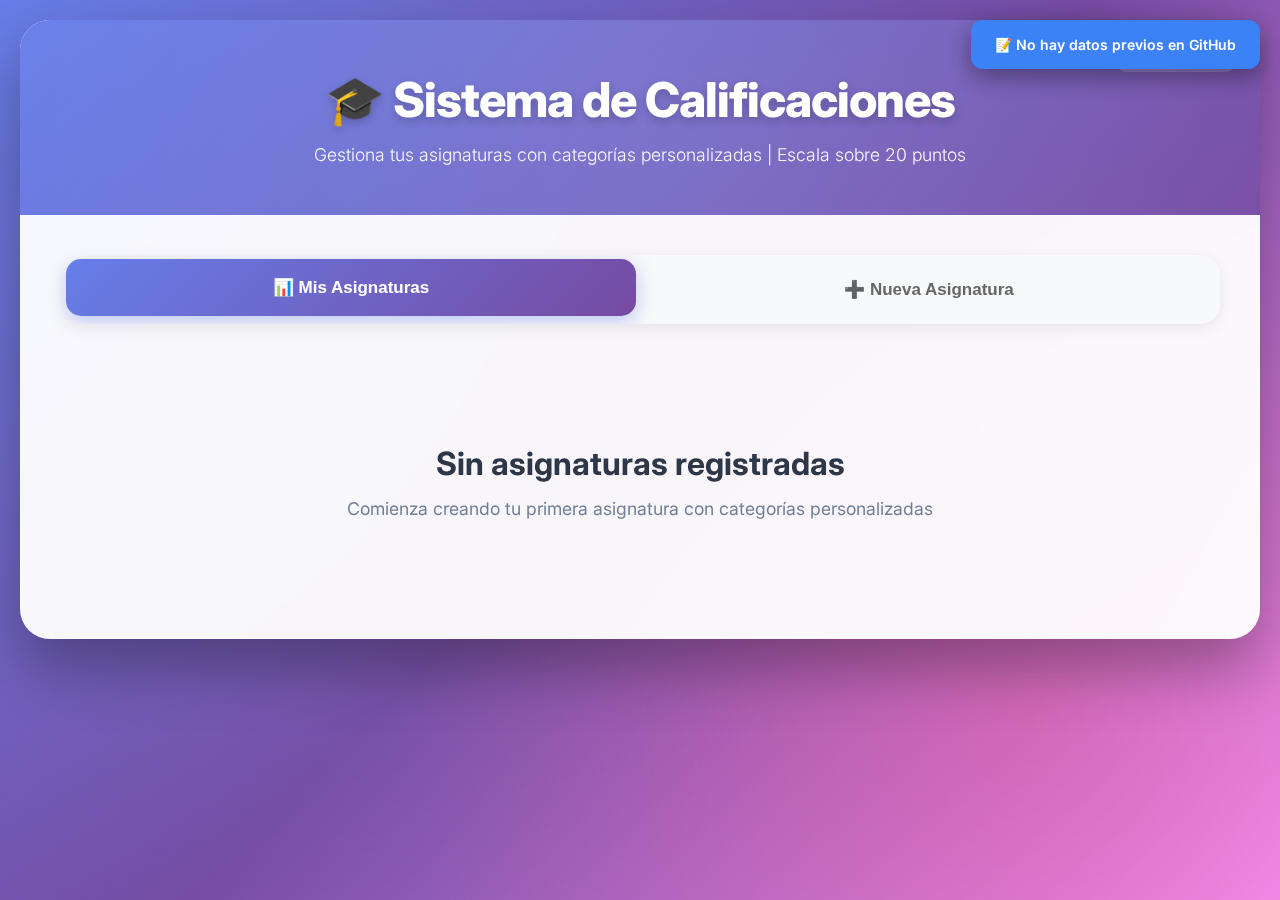
<file: index.html>
<!DOCTYPE html>
<html lang="es">
<head>
    <meta charset="UTF-8">
    <meta name="viewport" content="width=device-width, initial-scale=1.0">
    <title>Calculadora de Notas - Sistema Académico</title>
    <link rel="stylesheet" href="style.css">
</head>
<body>
    <div class="container">
        <div class="header">
            <div class="sync-status">
                <div class="sync-indicator"></div>
                <span>GitHub Sync</span>
            </div>
            <div class="header-content">
                <h1>🎓 Sistema de Calificaciones</h1>
                <p>Gestiona tus asignaturas con categorías personalizadas | Escala sobre 20 puntos</p>
            </div>
        </div>
        
        <div class="content">
            <div class="tabs">
                <button class="tab active" onclick="switchTab('subjects')">📊 Mis Asignaturas</button>
                <button class="tab" onclick="switchTab('add-subject')">➕ Nueva Asignatura</button>
            </div>
            
            <!-- Tab: Mis Asignaturas -->
            <div id="subjects" class="tab-content active">
                <div id="subjects-list">
                    <div class="empty-state">
                        <h3>Sin asignaturas registradas</h3>
                        <p>Comienza creando tu primera asignatura con categorías personalizadas</p>
                    </div>
                </div>
            </div>
            
            <!-- Tab: Nueva Asignatura -->
            <div id="add-subject" class="tab-content">
                <h2 style="margin-bottom: 25px; font-size: 1.8rem; font-weight: 700; color: #2d3748;">Crear Nueva Asignatura</h2>
                <form id="subject-form">
                    <div class="form-group">
                        <label for="subject-name">📌 Nombre de la Asignatura</label>
                        <input type="text" id="subject-name" required placeholder="Ej: Matemáticas, Historia, Química, Programación...">
                    </div>
                    
                    <div class="categories-section">
                        <h3>Categorías de Evaluación</h3>
                        <div id="categories-list">
                            <!-- Las categorías aparecerán aquí -->
                        </div>
                        
                        <div class="add-category-form">
                            <input type="text" id="category-name" placeholder="Nombre de la categoría (ej: Exámenes, Tareas, Participación)">
                            <input type="number" id="category-points" placeholder="Puntos" min="1" max="100">
                            <button type="button" class="btn btn-success" onclick="addCategory()">➕ Agregar</button>
                        </div>
                        
                        <div class="total-points" id="total-points">
                            Total: 0 puntos
                        </div>
                    </div>
                    
                    <button type="submit" class="btn">✅ Crear Asignatura</button>
                </form>
            </div>
        </div>
    </div>

   <script src="app.js"></script>
</body>
</html>
</file>
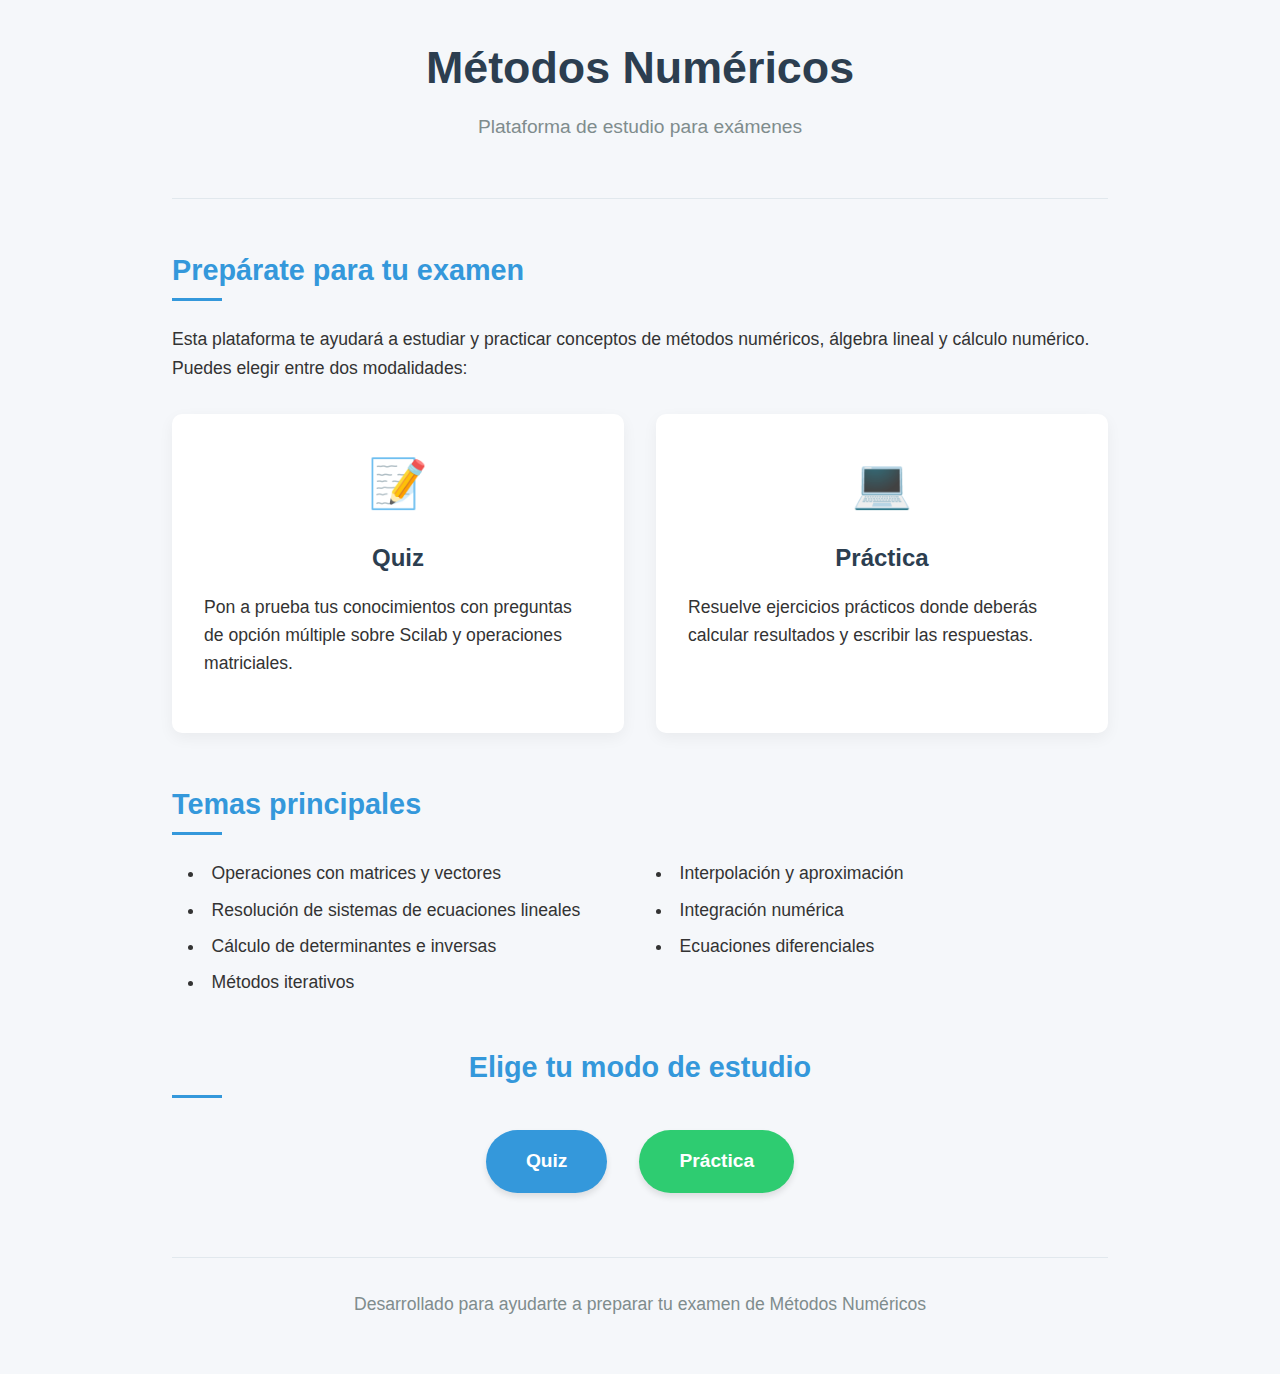
<file: main.html>
<!DOCTYPE html>
<html lang="es">
<head>
    <meta charset="UTF-8">
    <meta name="viewport" content="width=device-width, initial-scale=1.0">
    <title>Métodos Numéricos</title>
    <link rel="stylesheet" href="main-styles.css">
</head>
<body>
    <div class="container">
        <header>
            <h1>Métodos Numéricos</h1>
            <p class="subtitle">Plataforma de estudio para exámenes</p>
        </header>

        <section class="intro">
            <h2>Prepárate para tu examen</h2>
            <p>Esta plataforma te ayudará a estudiar y practicar conceptos de métodos numéricos, álgebra lineal y cálculo numérico. Puedes elegir entre dos modalidades:</p>
            
            <div class="features">
                <div class="feature">
                    <div class="feature-icon">📝</div>
                    <h3>Quiz</h3>
                    <p>Pon a prueba tus conocimientos con preguntas de opción múltiple sobre Scilab y operaciones matriciales.</p>
                </div>
                <div class="feature">
                    <div class="feature-icon">💻</div>
                    <h3>Práctica</h3>
                    <p>Resuelve ejercicios prácticos donde deberás calcular resultados y escribir las respuestas.</p>
                </div>
            </div>
        </section>

        <section class="topics">
            <h2>Temas principales</h2>
            <ul>
                <li>Operaciones con matrices y vectores</li>
                <li>Resolución de sistemas de ecuaciones lineales</li>
                <li>Cálculo de determinantes e inversas</li>
                <li>Métodos iterativos</li>
                <li>Interpolación y aproximación</li>
                <li>Integración numérica</li>
                <li>Ecuaciones diferenciales</li>
            </ul>
        </section>

        <section class="options">
            <h2>Elige tu modo de estudio</h2>
            <div class="buttons">
                <a href="index.html" class="btn quiz-btn">Quiz</a>
                <a href="practica.html" class="btn practice-btn">Práctica</a>
            </div>
        </section>

        <footer>
            <p>Desarrollado para ayudarte a preparar tu examen de Métodos Numéricos</p>
        </footer>
    </div>
</body>
</html>
</file>
<file: style.css>
@import url('https://fonts.googleapis.com/css2?family=Inter:wght@300;400;500;600;700;800&display=swap');

* {
    margin: 0;
    padding: 0;
    box-sizing: border-box;
}

body {
    font-family: 'Inter', sans-serif;
    background: linear-gradient(135deg, #667eea 0%, #764ba2 50%, #f093fb 100%);
    min-height: 100vh;
    padding: 20px;
    position: relative;
    overflow-x: hidden;
}

body::before {
    content: '';
    position: fixed;
    top: 0;
    left: 0;
    right: 0;
    bottom: 0;
    background: 
        radial-gradient(circle at 20% 50%, rgba(120, 119, 198, 0.3) 0%, transparent 50%),
        radial-gradient(circle at 80% 80%, rgba(252, 70, 107, 0.3) 0%, transparent 50%);
    pointer-events: none;
    animation: gradient 15s ease infinite;
}

@keyframes gradient {
    0%, 100% { opacity: 1; }
    50% { opacity: 0.8; }
}

.container {
    max-width: 1400px;
    margin: 0 auto;
    background: rgba(255, 255, 255, 0.95);
    border-radius: 30px;
    box-shadow: 0 30px 60px rgba(0,0,0,0.3);
    overflow: hidden;
    backdrop-filter: blur(10px);
    position: relative;
    z-index: 1;
}

.header {
    background: linear-gradient(135deg, #667eea 0%, #764ba2 100%);
    color: white;
    padding: 50px 30px;
    text-align: center;
    position: relative;
    overflow: hidden;
}

.header::before {
    content: '';
    position: absolute;
    top: -50%;
    left: -50%;
    width: 200%;
    height: 200%;
    background: radial-gradient(circle, rgba(255,255,255,0.1) 0%, transparent 70%);
    animation: pulse 8s ease-in-out infinite;
}

@keyframes pulse {
    0%, 100% { transform: scale(1); }
    50% { transform: scale(1.1); }
}

.header-content {
    position: relative;
    z-index: 1;
}

.header h1 {
    font-size: 3rem;
    margin-bottom: 15px;
    font-weight: 800;
    letter-spacing: -1px;
    text-shadow: 0 4px 10px rgba(0,0,0,0.2);
}

.header p {
    font-size: 1.1rem;
    opacity: 0.95;
    font-weight: 300;
}

.sync-status {
    position: absolute;
    top: 20px;
    right: 20px;
    background: rgba(255,255,255,0.2);
    padding: 8px 16px;
    border-radius: 20px;
    font-size: 0.85rem;
    display: flex;
    align-items: center;
    gap: 8px;
}

.sync-indicator {
    width: 8px;
    height: 8px;
    border-radius: 50%;
    background: #10b981;
    animation: pulse-sync 2s ease infinite;
}

@keyframes pulse-sync {
    0%, 100% { opacity: 1; }
    50% { opacity: 0.5; }
}

.content {
    padding: 40px;
}

.tabs {
    display: flex;
    background: #f8f9fa;
    border-radius: 20px;
    margin-bottom: 40px;
    overflow: hidden;
    box-shadow: 0 4px 15px rgba(0,0,0,0.08);
    padding: 6px;
    gap: 8px;
}

.tab {
    flex: 1;
    padding: 18px;
    background: transparent;
    border: none;
    cursor: pointer;
    font-size: 17px;
    font-weight: 600;
    color: #666;
    transition: all 0.4s cubic-bezier(0.4, 0, 0.2, 1);
    border-radius: 15px;
    position: relative;
}

.tab:hover {
    background: rgba(102, 126, 234, 0.1);
    color: #667eea;
}

.tab.active {
    background: linear-gradient(135deg, #667eea 0%, #764ba2 100%);
    color: white;
    box-shadow: 0 6px 20px rgba(102, 126, 234, 0.4);
    transform: translateY(-2px);
}

.tab-content {
    display: none;
    animation: fadeIn 0.5s ease-in-out;
}

.tab-content.active {
    display: block;
}

@keyframes fadeIn {
    from { opacity: 0; transform: translateY(10px); }
    to { opacity: 1; transform: translateY(0); }
}

.form-group {
    margin-bottom: 25px;
}

.form-group label {
    display: block;
    margin-bottom: 10px;
    font-weight: 600;
    color: #2d3748;
    font-size: 15px;
    letter-spacing: 0.3px;
}

.form-group input, .form-group select {
    width: 100%;
    padding: 16px 20px;
    border: 2px solid #e2e8f0;
    border-radius: 15px;
    font-size: 16px;
    transition: all 0.3s ease;
    font-family: 'Inter', sans-serif;
    background: white;
}

.form-group input:focus, .form-group select:focus {
    outline: none;
    border-color: #667eea;
    box-shadow: 0 0 0 4px rgba(102, 126, 234, 0.1);
    transform: translateY(-1px);
}

.btn {
    background: linear-gradient(135deg, #667eea 0%, #764ba2 100%);
    color: white;
    border: none;
    padding: 16px 32px;
    border-radius: 15px;
    cursor: pointer;
    font-size: 16px;
    font-weight: 600;
    transition: all 0.3s ease;
    margin-right: 12px;
    margin-bottom: 12px;
    box-shadow: 0 4px 15px rgba(102, 126, 234, 0.4);
    position: relative;
    overflow: hidden;
}

.btn::before {
    content: '';
    position: absolute;
    top: 0;
    left: -100%;
    width: 100%;
    height: 100%;
    background: linear-gradient(90deg, transparent, rgba(255,255,255,0.3), transparent);
    transition: left 0.5s;
}

.btn:hover::before {
    left: 100%;
}

.btn:hover {
    transform: translateY(-3px);
    box-shadow: 0 6px 25px rgba(102, 126, 234, 0.5);
}

.btn:active {
    transform: translateY(-1px);
}

.btn-danger {
    background: linear-gradient(135deg, #ff416c 0%, #ff4b2b 100%);
    box-shadow: 0 4px 15px rgba(255, 65, 108, 0.4);
}

.btn-danger:hover {
    box-shadow: 0 6px 25px rgba(255, 65, 108, 0.5);
}

.btn-success {
    background: linear-gradient(135deg, #11998e 0%, #38ef7d 100%);
    box-shadow: 0 4px 15px rgba(56, 239, 125, 0.4);
}

.btn-success:hover {
    box-shadow: 0 6px 25px rgba(56, 239, 125, 0.5);
}

.btn-small {
    padding: 10px 20px;
    font-size: 14px;
}

.categories-section {
    background: linear-gradient(135deg, #f6f8fb 0%, #ffffff 100%);
    padding: 35px;
    border-radius: 25px;
    margin-bottom: 30px;
    box-shadow: 0 8px 30px rgba(0,0,0,0.08);
    border: 1px solid rgba(102, 126, 234, 0.1);
}

.categories-section h3 {
    margin-bottom: 25px;
    color: #2d3748;
    font-size: 1.5rem;
    font-weight: 700;
    display: flex;
    align-items: center;
    gap: 10px;
}

.categories-section h3::before {
    content: '📋';
    font-size: 1.8rem;
}

.category-item {
    display: flex;
    align-items: center;
    gap: 15px;
    margin-bottom: 15px;
    padding: 20px;
    background: white;
    border-radius: 18px;
    box-shadow: 0 4px 15px rgba(0,0,0,0.06);
    border: 2px solid transparent;
    transition: all 0.3s ease;
}

.category-item:hover {
    border-color: #667eea;
    box-shadow: 0 6px 25px rgba(102, 126, 234, 0.15);
    transform: translateY(-2px);
}

.category-item input[type="text"] {
    flex: 2;
    margin: 0;
    padding: 14px 18px;
    border: 2px solid #e2e8f0;
    border-radius: 12px;
    font-size: 15px;
    font-weight: 500;
}

.category-item input[type="number"] {
    flex: 1;
    margin: 0;
    padding: 14px 18px;
    border: 2px solid #e2e8f0;
    border-radius: 12px;
    font-size: 15px;
    text-align: center;
    font-weight: 600;
    color: #667eea;
}

.category-item input:focus {
    border-color: #667eea;
    outline: none;
    box-shadow: 0 0 0 4px rgba(102, 126, 234, 0.1);
}

.category-item button {
    margin: 0;
    flex-shrink: 0;
}

.add-category-form {
    display: flex;
    gap: 12px;
    align-items: end;
    padding: 25px;
    background: linear-gradient(135deg, rgba(102, 126, 234, 0.05) 0%, rgba(118, 75, 162, 0.05) 100%);
    border-radius: 18px;
    border: 3px dashed rgba(102, 126, 234, 0.3);
    margin-bottom: 20px;
    transition: all 0.3s ease;
}

.add-category-form:hover {
    border-color: rgba(102, 126, 234, 0.5);
    background: linear-gradient(135deg, rgba(102, 126, 234, 0.08) 0%, rgba(118, 75, 162, 0.08) 100%);
}

.add-category-form input[type="text"] {
    flex: 2;
    margin: 0;
    padding: 15px 20px;
    border: 2px solid #e2e8f0;
    border-radius: 12px;
    font-size: 16px;
}

.add-category-form input[type="number"] {
    flex: 1;
    margin: 0;
    padding: 15px 20px;
    border: 2px solid #e2e8f0;
    border-radius: 12px;
    font-size: 16px;
    text-align: center;
    font-weight: 600;
}

.add-category-form input:focus {
    border-color: #667eea;
    outline: none;
}

.add-category-form .btn {
    margin: 0;
    flex-shrink: 0;
}

.total-points {
    text-align: center;
    padding: 20px;
    background: linear-gradient(135deg, #667eea 0%, #764ba2 100%);
    color: white;
    border-radius: 18px;
    font-weight: 700;
    font-size: 1.4rem;
    box-shadow: 0 6px 25px rgba(102, 126, 234, 0.4);
    letter-spacing: 0.5px;
}

.subject-card {
    background: linear-gradient(135deg, #ffffff 0%, #f8f9fa 100%);
    border-radius: 25px;
    padding: 35px;
    margin-bottom: 30px;
    border-left: 6px solid;
    border-image: linear-gradient(135deg, #667eea 0%, #764ba2 100%) 1;
    box-shadow: 0 10px 40px rgba(0,0,0,0.1);
    transition: all 0.3s ease;
}

.subject-card:hover {
    transform: translateY(-5px);
    box-shadow: 0 15px 50px rgba(0,0,0,0.15);
}

.subject-header {
    display: flex;
    justify-content: space-between;
    align-items: center;
    margin-bottom: 25px;
    flex-wrap: wrap;
    gap: 20px;
    padding-bottom: 25px;
    border-bottom: 2px solid rgba(102, 126, 234, 0.1);
}

.subject-name {
    font-size: 2rem;
    font-weight: 800;
    background: linear-gradient(135deg, #667eea 0%, #764ba2 100%);
    -webkit-background-clip: text;
    -webkit-text-fill-color: transparent;
    background-clip: text;
    letter-spacing: -0.5px;
}

.total-score {
    font-size: 1.6rem;
    font-weight: 800;
    color: #667eea;
    padding: 12px 25px;
    background: rgba(102, 126, 234, 0.1);
    border-radius: 20px;
    border: 2px solid rgba(102, 126, 234, 0.3);
}

.categories-grid {
    display: grid;
    grid-template-columns: repeat(auto-fit, minmax(380px, 1fr));
    gap: 25px;
    margin-bottom: 20px;
}

.category-card {
    background: white;
    padding: 30px;
    border-radius: 20px;
    box-shadow: 0 8px 30px rgba(0,0,0,0.08);
    transition: all 0.4s cubic-bezier(0.4, 0, 0.2, 1);
    position: relative;
    overflow: hidden;
    border: 2px solid transparent;
}

.category-card::before {
    content: '';
    position: absolute;
    top: 0;
    left: 0;
    right: 0;
    height: 6px;
    background: linear-gradient(135deg, #667eea 0%, #764ba2 100%);
}

.category-card:hover {
    transform: translateY(-8px) scale(1.02);
    box-shadow: 0 15px 50px rgba(102, 126, 234, 0.2);
    border-color: rgba(102, 126, 234, 0.3);
}

.category-header {
    display: flex;
    justify-content: space-between;
    align-items: center;
    margin-bottom: 20px;
    padding-bottom: 15px;
    border-bottom: 2px solid rgba(0,0,0,0.05);
}

.category-title {
    font-size: 1.3rem;
    font-weight: 700;
    color: #2d3748;
    display: flex;
    align-items: center;
    gap: 8px;
}

.category-title::before {
    content: '📚';
    font-size: 1.5rem;
}

.category-score {
    background: linear-gradient(135deg, #667eea 0%, #764ba2 100%);
    padding: 10px 20px;
    border-radius: 25px;
    font-weight: 700;
    color: white;
    font-size: 1rem;
    box-shadow: 0 4px 15px rgba(102, 126, 234, 0.3);
}

.grades-section {
    margin-bottom: 20px;
}

.grades-list {
    display: flex;
    flex-wrap: wrap;
    gap: 12px;
    margin-bottom: 20px;
    min-height: 60px;
    padding: 20px;
    background: linear-gradient(135deg, #f8f9fa 0%, #e9ecef 100%);
    border-radius: 15px;
    border: 2px dashed #dee2e6;
    align-items: flex-start;
    align-content: flex-start;
}

.grade-chip {
    background: linear-gradient(135deg, #fff3e0 0%, #ffe0b2 100%);
    padding: 10px 16px;
    border-radius: 25px;
    border: 2px solid #ffab40;
    display: flex;
    align-items: center;
    gap: 10px;
    font-size: 1rem;
    font-weight: 700;
    color: #e65100;
    box-shadow: 0 4px 12px rgba(255, 171, 64, 0.25);
    transition: all 0.3s ease;
    animation: slideIn 0.3s ease;
}

@keyframes slideIn {
    from {
        opacity: 0;
        transform: scale(0.8);
    }
    to {
        opacity: 1;
        transform: scale(1);
    }
}

.grade-chip:hover {
    transform: translateY(-3px) scale(1.05);
    box-shadow: 0 6px 20px rgba(255, 171, 64, 0.4);
}

.grade-chip .remove-grade {
    background: linear-gradient(135deg, #ff416c 0%, #ff4b2b 100%);
    color: white;
    border: none;
    border-radius: 50%;
    width: 24px;
    height: 24px;
    font-size: 14px;
    cursor: pointer;
    display: flex;
    align-items: center;
    justify-content: center;
    transition: all 0.2s ease;
    font-weight: 700;
}

.grade-chip .remove-grade:hover {
    transform: rotate(90deg) scale(1.2);
}

.average-display {
    text-align: center;
    padding: 20px;
    background: linear-gradient(135deg, #e8f5e8 0%, #c8e6c9 100%);
    border-radius: 15px;
    margin-bottom: 20px;
    border: 2px solid #81c784;
    box-shadow: 0 4px 15px rgba(129, 199, 132, 0.25);
}

.average-value {
    font-size: 1.4rem;
    font-weight: 800;
    color: #1b5e20;
    margin-bottom: 8px;
}

.points-earned {
    font-size: 1rem;
    color: #2e7d32;
    font-weight: 600;
}

.add-grade-form {
    display: flex;
    gap: 12px;
    align-items: center;
    padding: 18px;
    background: white;
    border-radius: 15px;
    border: 2px solid rgba(102, 126, 234, 0.2);
    box-shadow: 0 4px 15px rgba(0,0,0,0.05);
    transition: all 0.3s ease;
}

.add-grade-form:hover {
    border-color: rgba(102, 126, 234, 0.5);
    box-shadow: 0 6px 20px rgba(102, 126, 234, 0.15);
}

.add-grade-form input {
    flex: 1;
    margin: 0;
    padding: 14px 18px;
    border: 2px solid #e2e8f0;
    border-radius: 12px;
    font-size: 16px;
    text-align: center;
    font-weight: 600;
}

.add-grade-form input:focus {
    border-color: #667eea;
    outline: none;
    box-shadow: 0 0 0 4px rgba(102, 126, 234, 0.1);
}

.add-grade-form .btn {
    margin: 0;
    flex-shrink: 0;
    white-space: nowrap;
}

.progress-bar {
    width: 100%;
    height: 14px;
    background: #e2e8f0;
    border-radius: 10px;
    margin-top: 20px;
    overflow: hidden;
    box-shadow: inset 0 2px 4px rgba(0,0,0,0.1);
}

.progress-fill {
    height: 100%;
    background: linear-gradient(90deg, #667eea 0%, #764ba2 50%, #f093fb 100%);
    background-size: 200% 100%;
    transition: width 0.5s ease;
    animation: shimmer 2s infinite;
    box-shadow: 0 0 10px rgba(102, 126, 234, 0.5);
}

@keyframes shimmer {
    0% { background-position: -200% 0; }
    100% { background-position: 200% 0; }
}

.empty-state {
    text-align: center;
    padding: 80px 30px;
    color: #718096;
}

.empty-state h3 {
    margin-bottom: 15px;
    font-size: 2rem;
    font-weight: 700;
    color: #2d3748;
}

.empty-state p {
    font-size: 1.1rem;
    color: #718096;
}

.empty-grades {
    color: #a0aec0;
    font-style: italic;
    font-size: 0.95rem;
    display: flex;
    align-items: center;
    justify-content: center;
    gap: 8px;
}

.empty-grades::before {
    content: '📝';
    font-size: 1.2rem;
}

@media (max-width: 768px) {
    .header h1 {
        font-size: 2rem;
    }
    
    .content {
        padding: 25px;
    }
    
    .category-item {
        flex-direction: column;
        align-items: stretch;
    }
    
    .add-category-form {
        flex-direction: column;
    }
    
    .categories-grid {
        grid-template-columns: 1fr;
    }
    
    .subject-header {
        flex-direction: column;
        align-items: stretch;
        text-align: center;
    }
    
    .tabs {
        flex-direction: column;
    }
    
    .subject-name {
        font-size: 1.5rem;
    }
}
</file>
<file: main-styles.css>
* {
    margin: 0;
    padding: 0;
    box-sizing: border-box;
    font-family: 'Segoe UI', Tahoma, Geneva, Verdana, sans-serif;
}

body {
    background-color: #f5f7fa;
    color: #333;
    line-height: 1.6;
}

.container {
    max-width: 1000px;
    margin: 0 auto;
    padding: 2rem;
}

header {
    text-align: center;
    margin-bottom: 3rem;
    padding-bottom: 2rem;
    border-bottom: 1px solid #e1e8ed;
}

h1 {
    font-size: 2.8rem;
    color: #2c3e50;
    margin-bottom: 0.5rem;
}

.subtitle {
    font-size: 1.2rem;
    color: #7f8c8d;
}

section {
    margin-bottom: 3rem;
}

h2 {
    font-size: 1.8rem;
    color: #3498db;
    margin-bottom: 1.5rem;
    position: relative;
    padding-bottom: 0.5rem;
}

h2::after {
    content: '';
    position: absolute;
    bottom: 0;
    left: 0;
    width: 50px;
    height: 3px;
    background-color: #3498db;
}

p {
    margin-bottom: 1.5rem;
    font-size: 1.1rem;
}

.features {
    display: flex;
    gap: 2rem;
    margin-top: 2rem;
}

.feature {
    flex: 1;
    background-color: #fff;
    padding: 2rem;
    border-radius: 10px;
    box-shadow: 0 5px 15px rgba(0, 0, 0, 0.05);
    transition: transform 0.3s ease, box-shadow 0.3s ease;
}

.feature:hover {
    transform: translateY(-5px);
    box-shadow: 0 10px 20px rgba(0, 0, 0, 0.1);
}

.feature-icon {
    font-size: 3rem;
    margin-bottom: 1rem;
    text-align: center;
}

h3 {
    font-size: 1.5rem;
    margin-bottom: 1rem;
    color: #2c3e50;
    text-align: center;
}

.topics ul {
    list-style-position: inside;
    margin-left: 1rem;
    columns: 2;
}

.topics li {
    margin-bottom: 0.5rem;
    font-size: 1.1rem;
}

.options {
    text-align: center;
}

.buttons {
    display: flex;
    justify-content: center;
    gap: 2rem;
    margin-top: 2rem;
}

.btn {
    display: inline-block;
    padding: 1rem 2.5rem;
    font-size: 1.2rem;
    font-weight: bold;
    text-decoration: none;
    border-radius: 50px;
    transition: all 0.3s ease;
    box-shadow: 0 4px 6px rgba(0, 0, 0, 0.1);
}

.quiz-btn {
    background-color: #3498db;
    color: white;
}

.quiz-btn:hover {
    background-color: #2980b9;
    transform: translateY(-3px);
    box-shadow: 0 6px 10px rgba(0, 0, 0, 0.15);
}

.practice-btn {
    background-color: #2ecc71;
    color: white;
}

.practice-btn:hover {
    background-color: #27ae60;
    transform: translateY(-3px);
    box-shadow: 0 6px 10px rgba(0, 0, 0, 0.15);
}

footer {
    text-align: center;
    margin-top: 4rem;
    padding-top: 2rem;
    border-top: 1px solid #e1e8ed;
    color: #7f8c8d;
}

@media (max-width: 768px) {
    .features {
        flex-direction: column;
    }
    
    .topics ul {
        columns: 1;
    }
    
    .buttons {
        flex-direction: column;
        gap: 1rem;
    }
    
    h1 {
        font-size: 2.2rem;
    }
}
</file>
